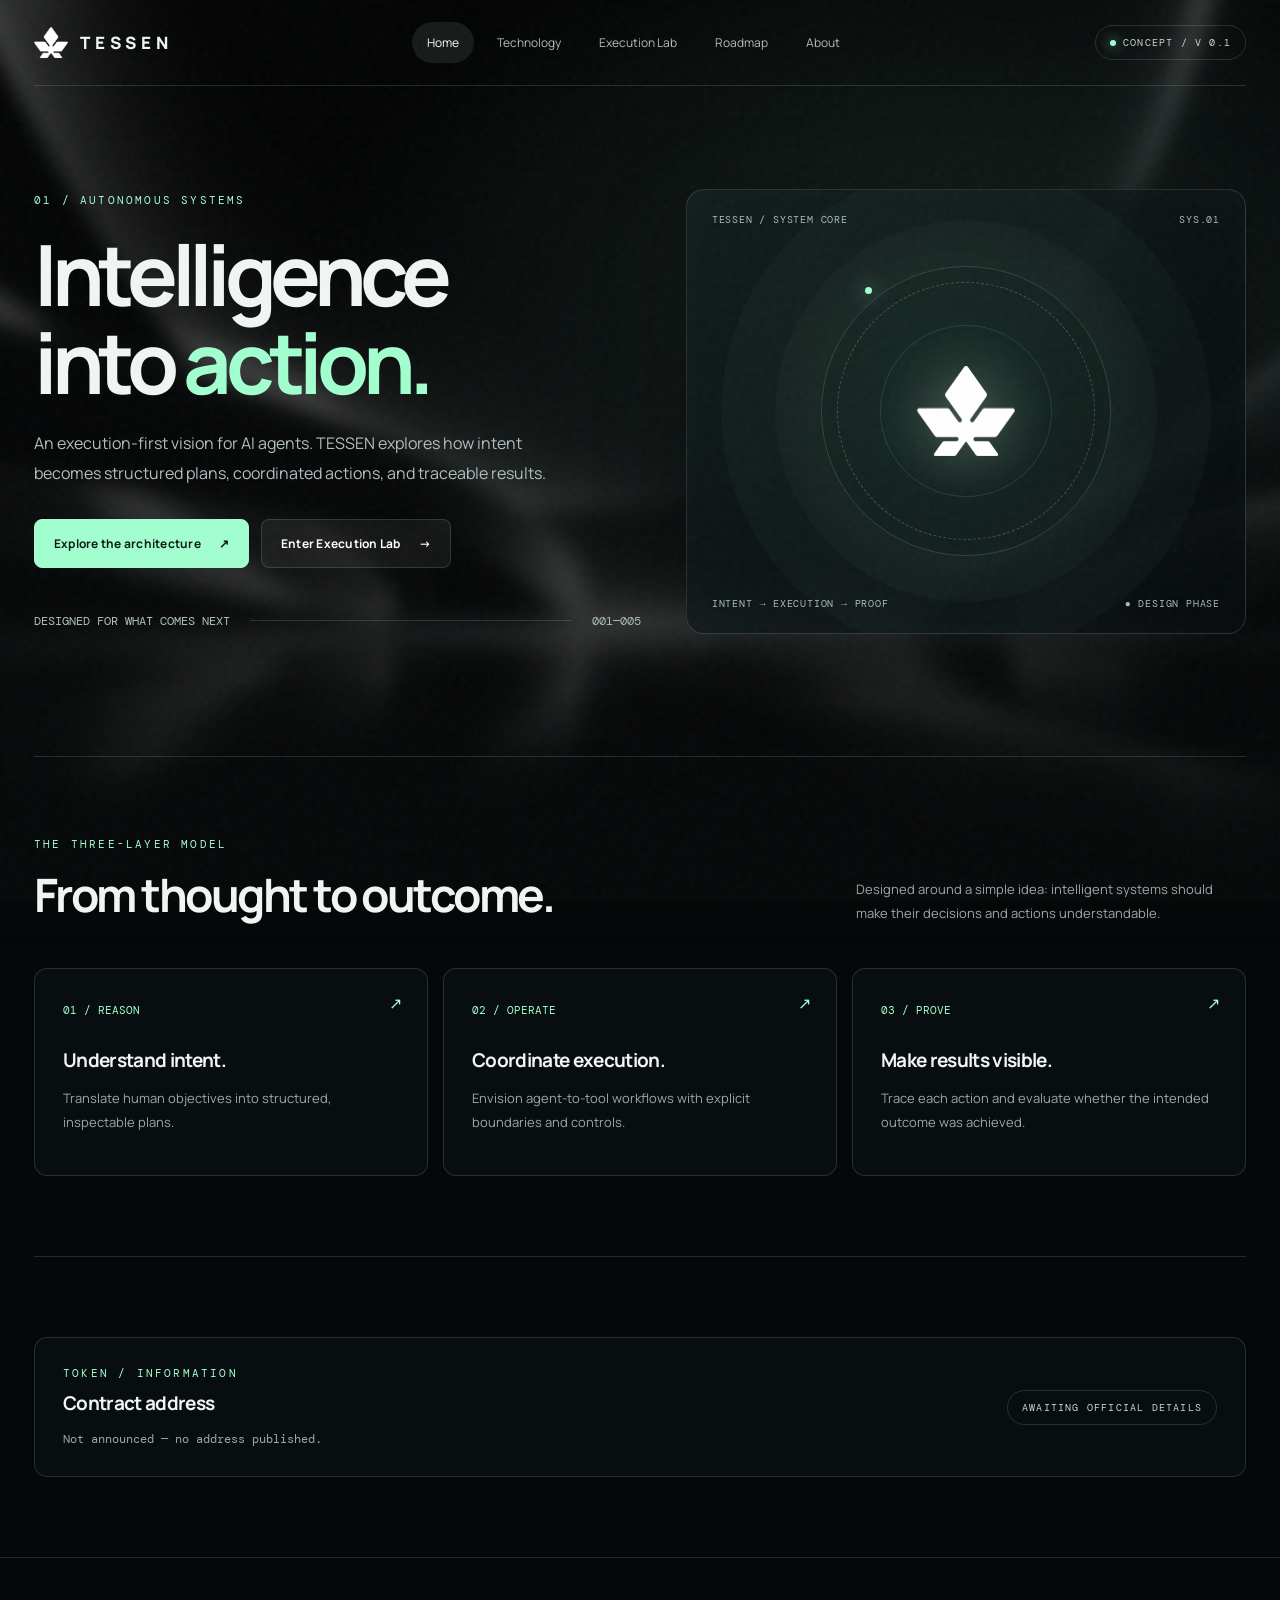
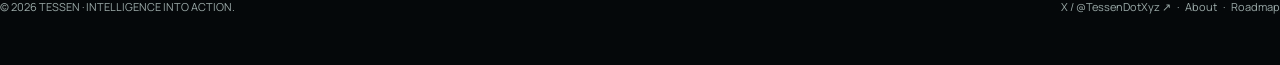
<file: index.html>
<!doctype html><html lang="en"><head><meta charset="utf-8"><meta name="viewport" content="width=device-width,initial-scale=1"><meta name="theme-color" content="#05080a"><meta name="description" content="TESSEN — Autonomous Execution Infrastructure. Intelligence Into Action."><title>Home | TESSEN</title><link rel="icon" href="assets/tessen-symbol.png"><link rel="stylesheet" href="assets/style.css"></head><body><div class="ambient" aria-hidden="true"></div><div class="noise" aria-hidden="true"></div><header class="shell"><div class="topbar"><a href="index.html" class="brand"><img src="assets/tessen-symbol.png" alt="TESSEN symbol">TESSEN</a><nav class="nav" id="nav" aria-label="Main navigation"><a href="index.html" class="active" aria-current="page">Home</a><a href="technology.html" class="" >Technology</a><a href="lab.html" class="" >Execution Lab</a><a href="roadmap.html" class="" >Roadmap</a><a href="about.html" class="" >About</a></nav><div class="topright"><span class="status"><span class="dot"></span>CONCEPT / V 0.1</span><button class="menu" aria-label="Toggle navigation" aria-controls="nav" aria-expanded="false">☰</button></div></div></header><main class="shell"><section class="hero"><div><div class="eyebrow">01 / AUTONOMOUS SYSTEMS</div><h1>Intelligence<br>into <em>action.</em></h1><p class="lead">An execution-first vision for AI agents. TESSEN explores how intent becomes structured plans, coordinated actions, and traceable results.</p><div class="actions"><a class="btn primary" href="technology.html">Explore the architecture <span>↗</span></a><a class="btn" href="lab.html">Enter Execution Lab <span>→</span></a></div><div class="bigline">DESIGNED FOR WHAT COMES NEXT <span></span> 001—005</div></div><div class="heroVisual" aria-label="TESSEN abstract orbital interface"><div class="corner tl">TESSEN / SYSTEM CORE</div><div class="corner tr">SYS.01</div><div class="orb"><img src="assets/tessen-symbol.png" alt="TESSEN"></div><div class="orbitPoint"></div><div class="corner bl">INTENT → EXECUTION → PROOF</div><div class="corner br">● DESIGN PHASE</div></div></section><section class="section"><div class="sectionHead"><div><div class="eyebrow">THE THREE-LAYER MODEL</div><h2>From thought to outcome.</h2></div><p>Designed around a simple idea: intelligent systems should make their decisions and actions understandable.</p></div><div class="grid3"><a href="technology.html" class="panel"><span class="num">01 / REASON</span><span class="arrow">↗</span><h3>Understand intent.</h3><p>Translate human objectives into structured, inspectable plans.</p></a><a href="technology.html" class="panel"><span class="num">02 / OPERATE</span><span class="arrow">↗</span><h3>Coordinate execution.</h3><p>Envision agent-to-tool workflows with explicit boundaries and controls.</p></a><a href="technology.html" class="panel"><span class="num">03 / PROVE</span><span class="arrow">↗</span><h3>Make results visible.</h3><p>Trace each action and evaluate whether the intended outcome was achieved.</p></a></div></section><section class="section"><div class="panel caStrip"><div><div class="eyebrow">TOKEN / INFORMATION</div><h3 style="margin:10px 0">Contract address</h3><code>Not announced — no address published.</code></div><span class="status">AWAITING OFFICIAL DETAILS</span></div></section></main><footer class="shell footer"><p>© 2026 TESSEN · INTELLIGENCE INTO ACTION.</p><p><a href="https://x.com/TessenDotXyz" target="_blank" rel="noopener noreferrer">X / @TessenDotXyz ↗</a> &nbsp; · &nbsp; <a href="about.html">About</a> &nbsp; · &nbsp; <a href="roadmap.html">Roadmap</a></p></footer><script src="assets/app.js" defer></script></body></html>
</file>
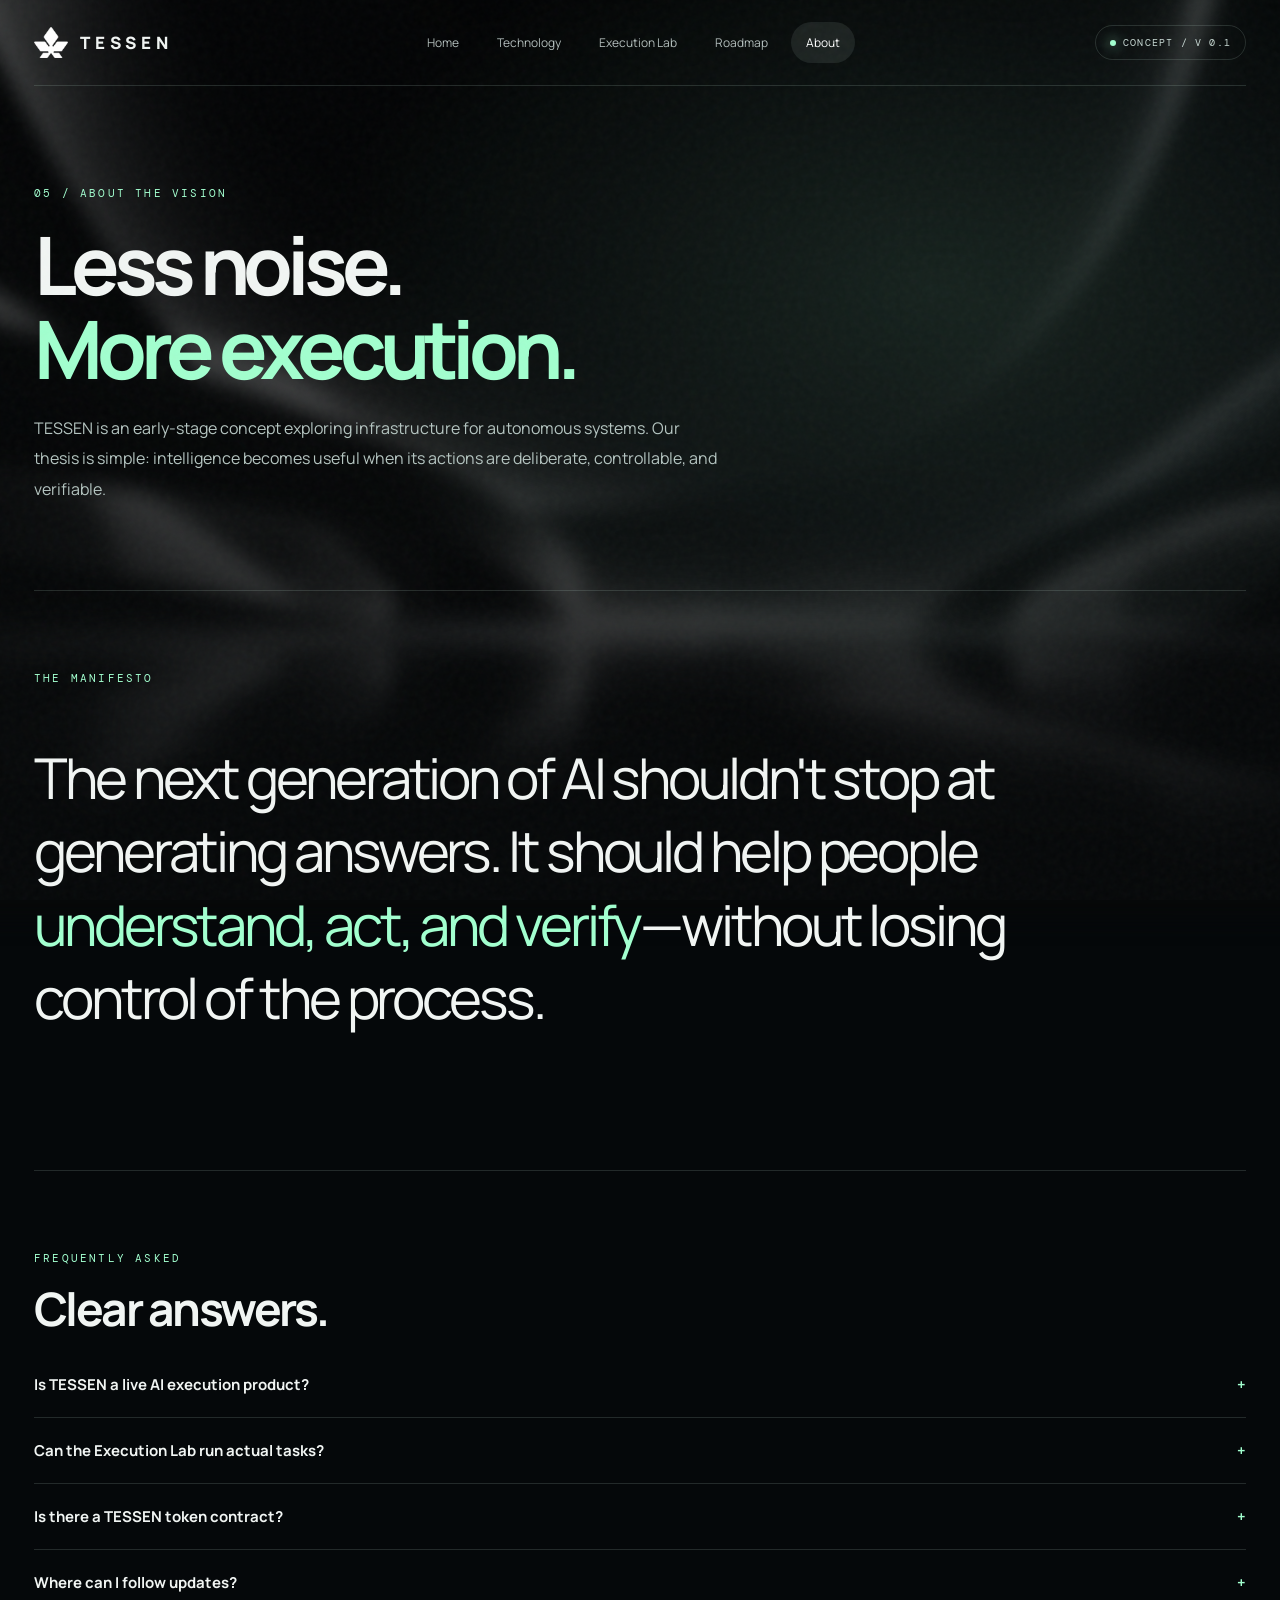
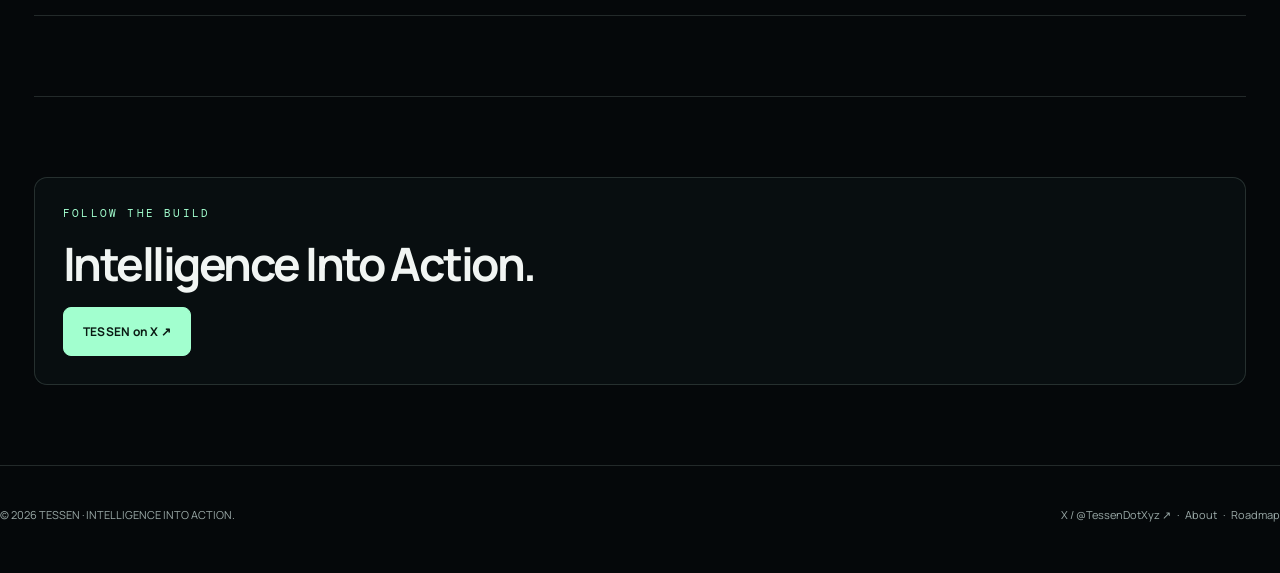
<file: about.html>
<!doctype html><html lang="en"><head><meta charset="utf-8"><meta name="viewport" content="width=device-width,initial-scale=1"><meta name="theme-color" content="#05080a"><meta name="description" content="TESSEN — Autonomous Execution Infrastructure. Intelligence Into Action."><title>About | TESSEN</title><link rel="icon" href="assets/tessen-symbol.png"><link rel="stylesheet" href="assets/style.css"></head><body><div class="ambient" aria-hidden="true"></div><div class="noise" aria-hidden="true"></div><header class="shell"><div class="topbar"><a href="index.html" class="brand"><img src="assets/tessen-symbol.png" alt="TESSEN symbol">TESSEN</a><nav class="nav" id="nav" aria-label="Main navigation"><a href="index.html" class="" >Home</a><a href="technology.html" class="" >Technology</a><a href="lab.html" class="" >Execution Lab</a><a href="roadmap.html" class="" >Roadmap</a><a href="about.html" class="active" aria-current="page">About</a></nav><div class="topright"><span class="status"><span class="dot"></span>CONCEPT / V 0.1</span><button class="menu" aria-label="Toggle navigation" aria-controls="nav" aria-expanded="false">☰</button></div></div></header><main class="shell"><section class="pagehero"><div class="eyebrow">05 / ABOUT THE VISION</div><h1>Less noise.<br><em>More execution.</em></h1><p>TESSEN is an early-stage concept exploring infrastructure for autonomous systems. Our thesis is simple: intelligence becomes useful when its actions are deliberate, controllable, and verifiable.</p></section><section class="section"><div class="eyebrow">THE MANIFESTO</div><p class="manifesto">The next generation of AI shouldn't stop at generating answers. It should help people <span>understand, act, and verify</span>—without losing control of the process.</p></section><section class="section faq"><div class="eyebrow">FREQUENTLY ASKED</div><h2>Clear answers.</h2><details><summary>Is TESSEN a live AI execution product?</summary><p>No. This site currently presents a concept and an interactive local simulation. Real AI execution and integrations have not been established here.</p></details><details><summary>Can the Execution Lab run actual tasks?</summary><p>Not yet. It illustrates the stages of a proposed workflow and does not connect to any external service.</p></details><details><summary>Is there a TESSEN token contract?</summary><p>No official contract address has been supplied for this website. Never trust an address that is not independently confirmed through official channels.</p></details><details><summary>Where can I follow updates?</summary><p>Follow <a href="https://x.com/TessenDotXyz" target="_blank" rel="noopener noreferrer" style="color:var(--mint)">@TessenDotXyz</a> on X for project communications.</p></details></section><section class="section"><div class="panel"><div class="eyebrow">FOLLOW THE BUILD</div><h2>Intelligence Into Action.</h2><a class="btn primary" href="https://x.com/TessenDotXyz" target="_blank" rel="noopener noreferrer">TESSEN on X ↗</a></div></section></main><footer class="shell footer"><p>© 2026 TESSEN · INTELLIGENCE INTO ACTION.</p><p><a href="https://x.com/TessenDotXyz" target="_blank" rel="noopener noreferrer">X / @TessenDotXyz ↗</a> &nbsp; · &nbsp; <a href="about.html">About</a> &nbsp; · &nbsp; <a href="roadmap.html">Roadmap</a></p></footer><script src="assets/app.js" defer></script></body></html>
</file>
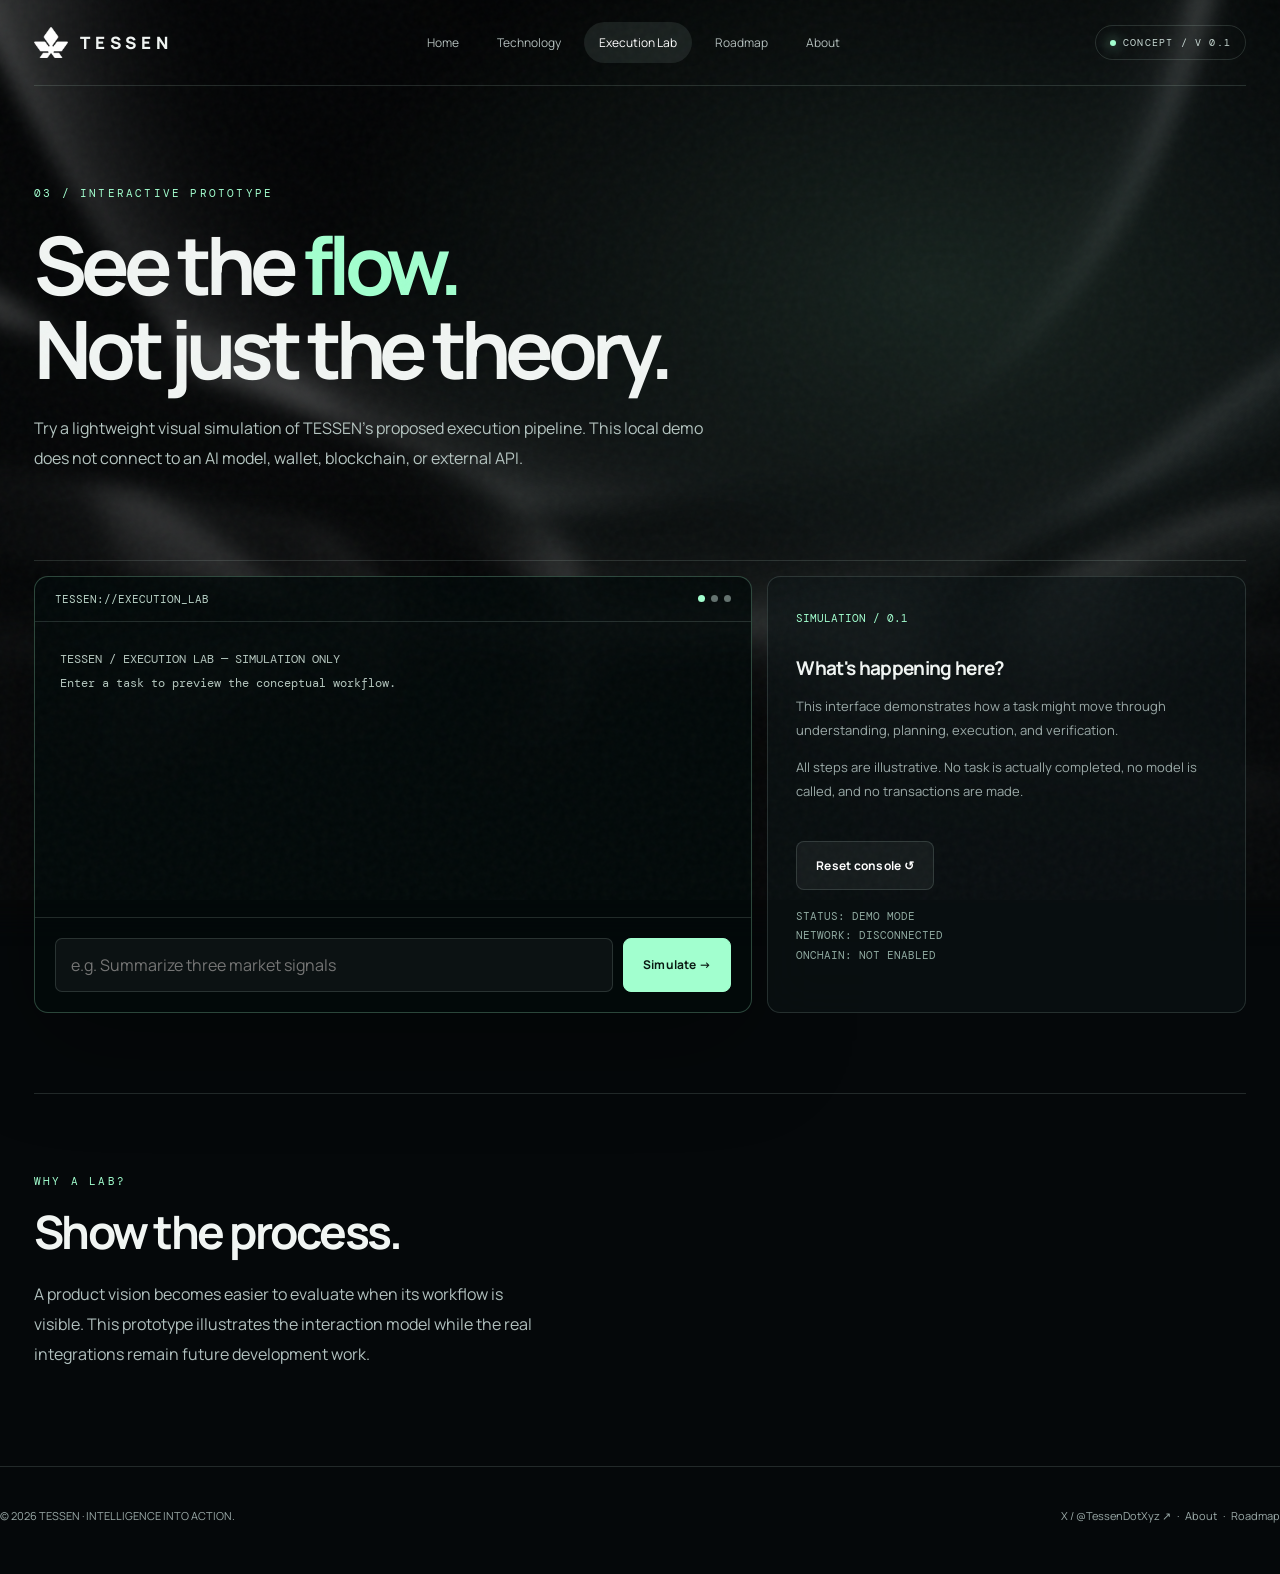
<file: lab.html>
<!doctype html><html lang="en"><head><meta charset="utf-8"><meta name="viewport" content="width=device-width,initial-scale=1"><meta name="theme-color" content="#05080a"><meta name="description" content="TESSEN — Autonomous Execution Infrastructure. Intelligence Into Action."><title>Execution Lab | TESSEN</title><link rel="icon" href="assets/tessen-symbol.png"><link rel="stylesheet" href="assets/style.css"></head><body><div class="ambient" aria-hidden="true"></div><div class="noise" aria-hidden="true"></div><header class="shell"><div class="topbar"><a href="index.html" class="brand"><img src="assets/tessen-symbol.png" alt="TESSEN symbol">TESSEN</a><nav class="nav" id="nav" aria-label="Main navigation"><a href="index.html" class="" >Home</a><a href="technology.html" class="" >Technology</a><a href="lab.html" class="active" aria-current="page">Execution Lab</a><a href="roadmap.html" class="" >Roadmap</a><a href="about.html" class="" >About</a></nav><div class="topright"><span class="status"><span class="dot"></span>CONCEPT / V 0.1</span><button class="menu" aria-label="Toggle navigation" aria-controls="nav" aria-expanded="false">☰</button></div></div></header><main class="shell"><section class="pagehero"><div class="eyebrow">03 / INTERACTIVE PROTOTYPE</div><h1>See the <em>flow.</em><br>Not just the theory.</h1><p>Try a lightweight visual simulation of TESSEN's proposed execution pipeline. This local demo does not connect to an AI model, wallet, blockchain, or external API.</p></section><section class="section" style="padding-top:15px"><div class="grid2" style="grid-template-columns:1.2fr .8fr"><div class="terminal"><div class="termhead"><span>TESSEN://EXECUTION_LAB</span><div class="lights"><i></i><i></i><i></i></div></div><div class="termBody" id="log" aria-live="polite"><div>TESSEN / EXECUTION LAB — SIMULATION ONLY</div><div>Enter a task to preview the conceptual workflow.</div></div><div class="termForm"><input id="intent" aria-label="Task to simulate" maxlength="180" placeholder="e.g. Summarize three market signals"><button id="run" class="btn primary">Simulate →</button></div></div><div class="panel"><span class="num">SIMULATION / 0.1</span><h3>What's happening here?</h3><p>This interface demonstrates how a task might move through understanding, planning, execution, and verification.</p><p>All steps are illustrative. No task is actually completed, no model is called, and no transactions are made.</p><button class="btn" id="reset" style="margin-top:25px">Reset console ↺</button><div class="smallNote">STATUS: DEMO MODE<br>NETWORK: DISCONNECTED<br>ONCHAIN: NOT ENABLED</div></div></div></section><section class="section"><div class="eyebrow">WHY A LAB?</div><h2>Show the process.</h2><p class="lead">A product vision becomes easier to evaluate when its workflow is visible. This prototype illustrates the interaction model while the real integrations remain future development work.</p></section></main><footer class="shell footer"><p>© 2026 TESSEN · INTELLIGENCE INTO ACTION.</p><p><a href="https://x.com/TessenDotXyz" target="_blank" rel="noopener noreferrer">X / @TessenDotXyz ↗</a> &nbsp; · &nbsp; <a href="about.html">About</a> &nbsp; · &nbsp; <a href="roadmap.html">Roadmap</a></p></footer><script src="assets/app.js" defer></script></body></html>
</file>
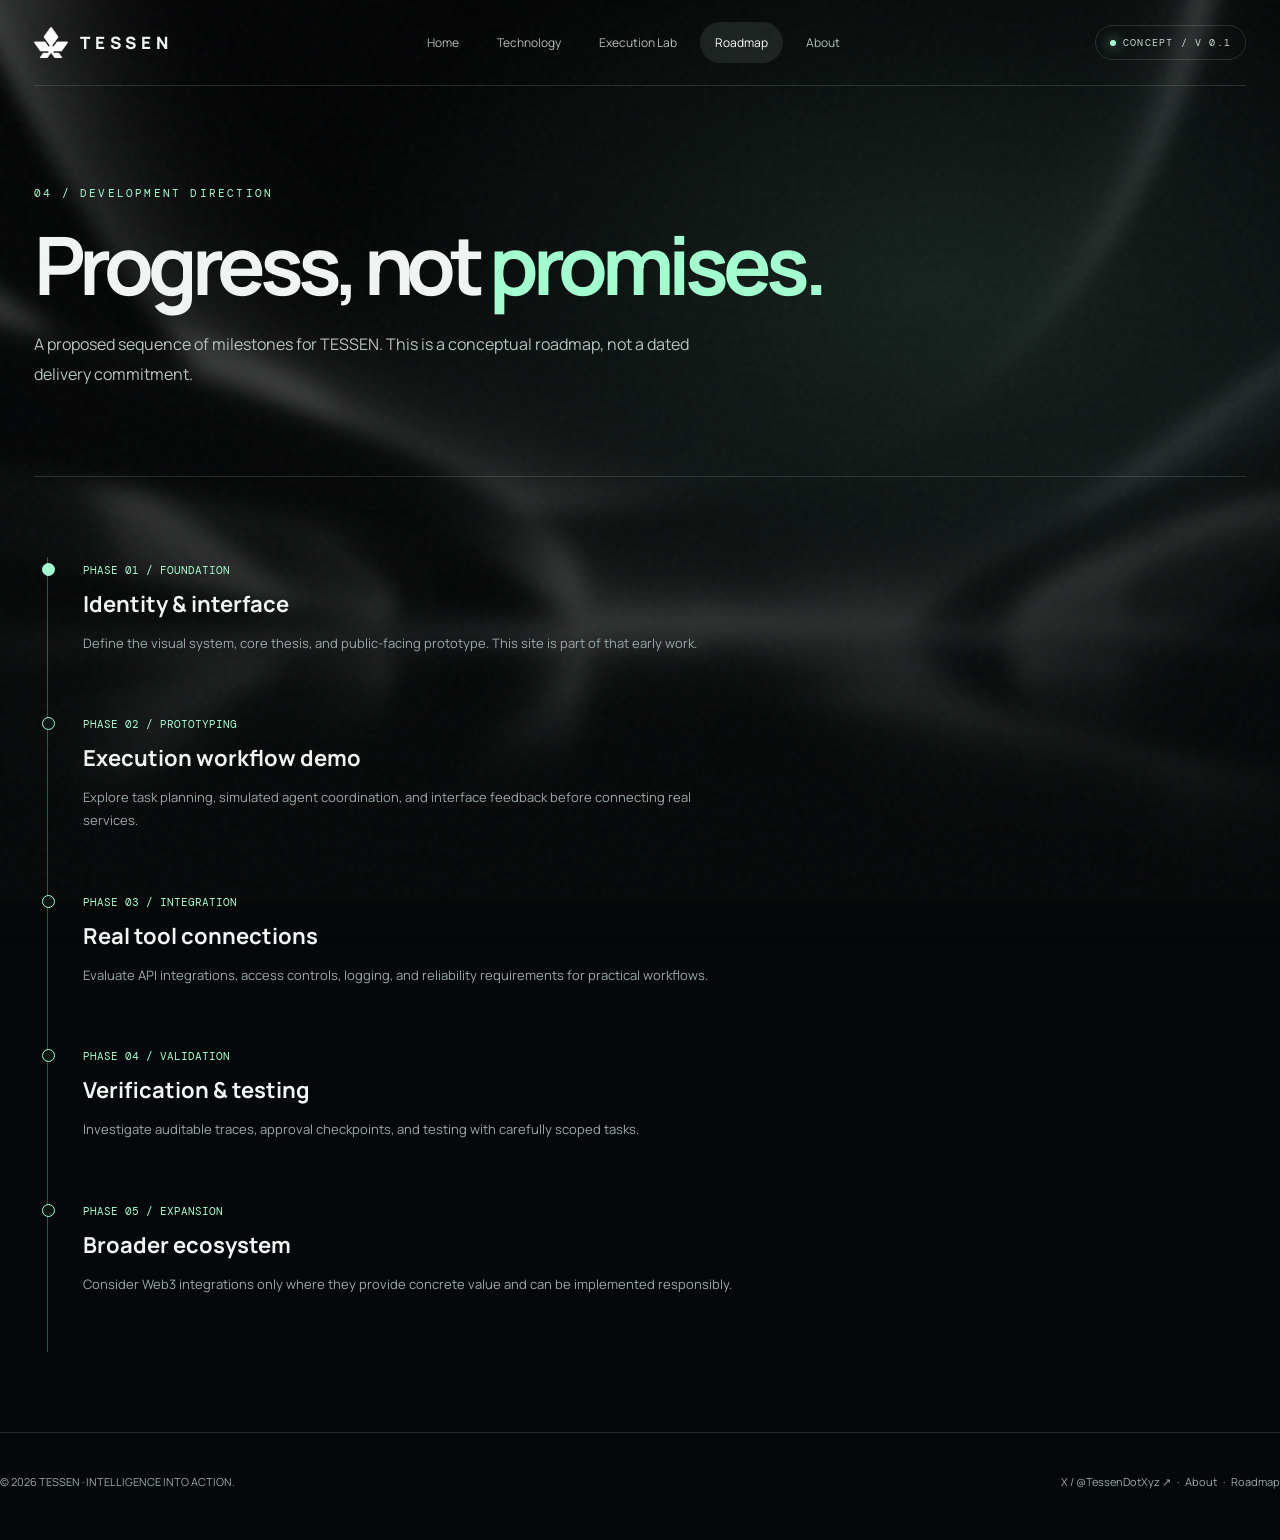
<file: roadmap.html>
<!doctype html><html lang="en"><head><meta charset="utf-8"><meta name="viewport" content="width=device-width,initial-scale=1"><meta name="theme-color" content="#05080a"><meta name="description" content="TESSEN — Autonomous Execution Infrastructure. Intelligence Into Action."><title>Roadmap | TESSEN</title><link rel="icon" href="assets/tessen-symbol.png"><link rel="stylesheet" href="assets/style.css"></head><body><div class="ambient" aria-hidden="true"></div><div class="noise" aria-hidden="true"></div><header class="shell"><div class="topbar"><a href="index.html" class="brand"><img src="assets/tessen-symbol.png" alt="TESSEN symbol">TESSEN</a><nav class="nav" id="nav" aria-label="Main navigation"><a href="index.html" class="" >Home</a><a href="technology.html" class="" >Technology</a><a href="lab.html" class="" >Execution Lab</a><a href="roadmap.html" class="active" aria-current="page">Roadmap</a><a href="about.html" class="" >About</a></nav><div class="topright"><span class="status"><span class="dot"></span>CONCEPT / V 0.1</span><button class="menu" aria-label="Toggle navigation" aria-controls="nav" aria-expanded="false">☰</button></div></div></header><main class="shell"><section class="pagehero"><div class="eyebrow">04 / DEVELOPMENT DIRECTION</div><h1>Progress, not <em>promises.</em></h1><p>A proposed sequence of milestones for TESSEN. This is a conceptual roadmap, not a dated delivery commitment.</p></section><section class="section"><div class="timeline"><div class="milestone"><span class="stage">PHASE 01 / FOUNDATION</span><h3>Identity & interface</h3><p>Define the visual system, core thesis, and public-facing prototype. This site is part of that early work.</p></div><div class="milestone"><span class="stage">PHASE 02 / PROTOTYPING</span><h3>Execution workflow demo</h3><p>Explore task planning, simulated agent coordination, and interface feedback before connecting real services.</p></div><div class="milestone"><span class="stage">PHASE 03 / INTEGRATION</span><h3>Real tool connections</h3><p>Evaluate API integrations, access controls, logging, and reliability requirements for practical workflows.</p></div><div class="milestone"><span class="stage">PHASE 04 / VALIDATION</span><h3>Verification & testing</h3><p>Investigate auditable traces, approval checkpoints, and testing with carefully scoped tasks.</p></div><div class="milestone"><span class="stage">PHASE 05 / EXPANSION</span><h3>Broader ecosystem</h3><p>Consider Web3 integrations only where they provide concrete value and can be implemented responsibly.</p></div></div></section></main><footer class="shell footer"><p>© 2026 TESSEN · INTELLIGENCE INTO ACTION.</p><p><a href="https://x.com/TessenDotXyz" target="_blank" rel="noopener noreferrer">X / @TessenDotXyz ↗</a> &nbsp; · &nbsp; <a href="about.html">About</a> &nbsp; · &nbsp; <a href="roadmap.html">Roadmap</a></p></footer><script src="assets/app.js" defer></script></body></html>
</file>
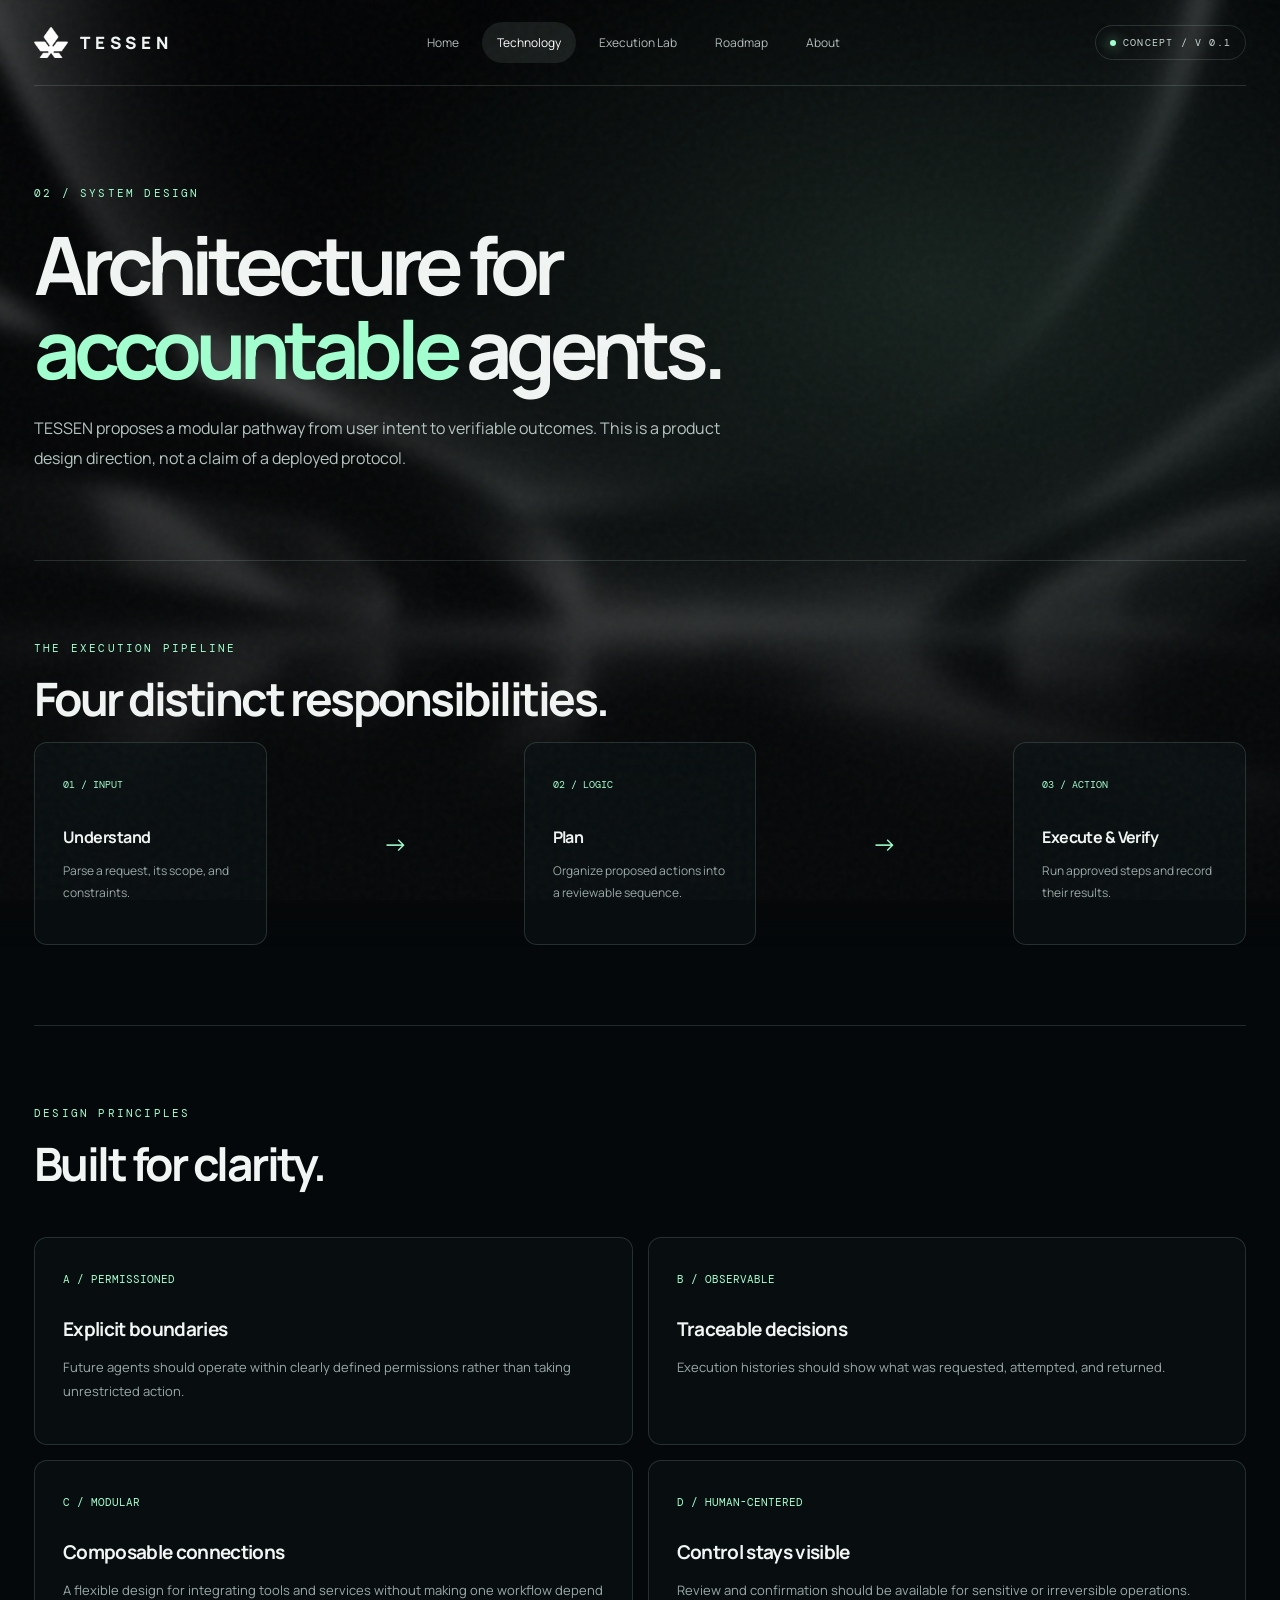
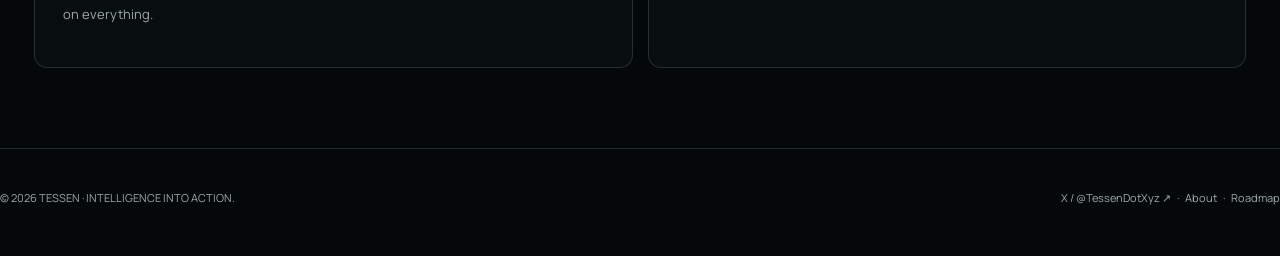
<file: technology.html>
<!doctype html><html lang="en"><head><meta charset="utf-8"><meta name="viewport" content="width=device-width,initial-scale=1"><meta name="theme-color" content="#05080a"><meta name="description" content="TESSEN — Autonomous Execution Infrastructure. Intelligence Into Action."><title>Technology | TESSEN</title><link rel="icon" href="assets/tessen-symbol.png"><link rel="stylesheet" href="assets/style.css"></head><body><div class="ambient" aria-hidden="true"></div><div class="noise" aria-hidden="true"></div><header class="shell"><div class="topbar"><a href="index.html" class="brand"><img src="assets/tessen-symbol.png" alt="TESSEN symbol">TESSEN</a><nav class="nav" id="nav" aria-label="Main navigation"><a href="index.html" class="" >Home</a><a href="technology.html" class="active" aria-current="page">Technology</a><a href="lab.html" class="" >Execution Lab</a><a href="roadmap.html" class="" >Roadmap</a><a href="about.html" class="" >About</a></nav><div class="topright"><span class="status"><span class="dot"></span>CONCEPT / V 0.1</span><button class="menu" aria-label="Toggle navigation" aria-controls="nav" aria-expanded="false">☰</button></div></div></header><main class="shell"><section class="pagehero"><div class="eyebrow">02 / SYSTEM DESIGN</div><h1>Architecture for<br><em>accountable</em> agents.</h1><p>TESSEN proposes a modular pathway from user intent to verifiable outcomes. This is a product design direction, not a claim of a deployed protocol.</p></section><section class="section"><div class="eyebrow">THE EXECUTION PIPELINE</div><h2>Four distinct responsibilities.</h2><div class="techflow"><div class="panel step"><span class="stepNum">01 / INPUT</span><h3>Understand</h3><p>Parse a request, its scope, and constraints.</p></div><div class="step connector">→</div><div class="panel step"><span class="stepNum">02 / LOGIC</span><h3>Plan</h3><p>Organize proposed actions into a reviewable sequence.</p></div><div class="step connector">→</div><div class="panel step"><span class="stepNum">03 / ACTION</span><h3>Execute & Verify</h3><p>Run approved steps and record their results.</p></div></div></section><section class="section"><div class="sectionHead"><div><div class="eyebrow">DESIGN PRINCIPLES</div><h2>Built for clarity.</h2></div></div><div class="grid2"><div class="panel"><span class="num">A / PERMISSIONED</span><h3>Explicit boundaries</h3><p>Future agents should operate within clearly defined permissions rather than taking unrestricted action.</p></div><div class="panel"><span class="num">B / OBSERVABLE</span><h3>Traceable decisions</h3><p>Execution histories should show what was requested, attempted, and returned.</p></div><div class="panel"><span class="num">C / MODULAR</span><h3>Composable connections</h3><p>A flexible design for integrating tools and services without making one workflow depend on everything.</p></div><div class="panel"><span class="num">D / HUMAN-CENTERED</span><h3>Control stays visible</h3><p>Review and confirmation should be available for sensitive or irreversible operations.</p></div></div></section></main><footer class="shell footer"><p>© 2026 TESSEN · INTELLIGENCE INTO ACTION.</p><p><a href="https://x.com/TessenDotXyz" target="_blank" rel="noopener noreferrer">X / @TessenDotXyz ↗</a> &nbsp; · &nbsp; <a href="about.html">About</a> &nbsp; · &nbsp; <a href="roadmap.html">Roadmap</a></p></footer><script src="assets/app.js" defer></script></body></html>
</file>
<file: assets/style.css>
@import url('https://fonts.googleapis.com/css2?family=DM+Mono:wght@400;500&family=Manrope:wght@400;500;600;700;800&display=swap');
:root{--bg:#05080a;--text:#f1f5f3;--muted:#9baaa8;--mint:#a2ffcf;--line:rgba(220,255,242,.14);--panel:rgba(11,19,20,.66)}*{box-sizing:border-box}html{scroll-behavior:smooth}body{margin:0;background:var(--bg);color:var(--text);font-family:Manrope,Arial,sans-serif;min-height:100vh}a{color:inherit;text-decoration:none}button,input{font:inherit}button{cursor:pointer}.ambient{position:fixed;inset:0;z-index:-2;background:linear-gradient(90deg,rgba(3,7,9,.62),rgba(3,7,9,.34),rgba(3,7,9,.7)),url('environment.webp') center center/cover no-repeat;filter:blur(10px) saturate(.65);transform:scale(1.045)}.ambient:after{content:'';position:absolute;inset:0;background:radial-gradient(ellipse at 72% 33%,rgba(125,255,200,.12),transparent 45%),linear-gradient(180deg,rgba(0,0,0,.05),#05080a 97%)}.noise{pointer-events:none;position:fixed;inset:0;z-index:20;opacity:.12;background-image:url("data:image/svg+xml,%3Csvg viewBox='0 0 160 160' xmlns='http://www.w3.org/2000/svg'%3E%3Cfilter id='n'%3E%3CfeTurbulence type='fractalNoise' baseFrequency='.9' numOctaves='3' stitchTiles='stitch'/%3E%3C/filter%3E%3Crect width='100%25' height='100%25' filter='url(%23n)' opacity='.28'/%3E%3C/svg%3E")}.shell{max-width:1320px;margin:auto;padding:0 34px}.topbar{height:86px;display:flex;align-items:center;justify-content:space-between;border-bottom:1px solid var(--line);gap:24px}.brand{display:flex;align-items:center;gap:12px;font-weight:800;letter-spacing:.28em;font-size:17px}.brand img{height:34px;width:34px;object-fit:contain}.nav{display:flex;gap:8px;align-items:center}.nav a{font-size:12px;color:#b2bdbb;padding:12px 15px;border-radius:22px;transition:.2s}.nav a:hover,.nav a.active{background:rgba(220,255,243,.09);color:white}.topright{display:flex;align-items:center;gap:10px}.status{font:10px 'DM Mono',monospace;letter-spacing:.12em;border:1px solid var(--line);border-radius:30px;padding:10px 14px;color:#c7d8d3;white-space:nowrap}.dot{display:inline-block;width:6px;height:6px;background:var(--mint);border-radius:50%;box-shadow:0 0 13px var(--mint);margin-right:7px}.menu{display:none;background:none;color:white;border:1px solid var(--line);border-radius:9px;padding:8px 11px}.eyebrow{font:11px 'DM Mono',monospace;letter-spacing:.2em;color:var(--mint);text-transform:uppercase}.hero{min-height:670px;display:grid;grid-template-columns:1.04fr .96fr;align-items:center;gap:45px;padding-top:65px;padding-bottom:85px}.hero h1,.pagehero h1{font-size:clamp(48px,6.6vw,96px);line-height:1.04;letter-spacing:-.075em;margin:23px 0 22px;font-weight:700}.hero h1 em,.pagehero h1 em{font-style:normal;color:var(--mint)}.lead{font-size:16px;line-height:1.9;color:#b1c0be;max-width:520px}.actions{display:flex;gap:12px;flex-wrap:wrap;margin-top:30px}.btn{display:inline-flex;gap:18px;align-items:center;justify-content:center;border:1px solid var(--line);background:rgba(255,255,255,.055);color:white;border-radius:8px;padding:15px 19px;font-size:12px;font-weight:700;letter-spacing:.02em;transition:transform .2s,background .2s}.btn:hover{transform:translateY(-2px);background:rgba(255,255,255,.11)}.btn.primary{background:var(--mint);color:#0a1a13;border-color:var(--mint)}.btn.primary:hover{background:#d0ffe6}.heroVisual{position:relative;min-height:445px;border:1px solid var(--line);border-radius:18px;overflow:hidden;background:radial-gradient(circle at 50% 50%,rgba(133,255,199,.13),transparent 54%),linear-gradient(135deg,rgba(18,30,30,.78),rgba(5,9,12,.86));box-shadow:0 20px 90px rgba(0,0,0,.32),inset 0 0 70px rgba(255,255,255,.018)}.heroVisual:before{content:'';position:absolute;inset:0;background:linear-gradient(transparent 95%,rgba(255,255,255,.035) 96%);background-size:100% 7px;pointer-events:none}.orb{width:290px;height:290px;border:1px solid rgba(162,255,207,.2);border-radius:50%;position:absolute;top:50%;left:50%;transform:translate(-50%,-50%);box-shadow:0 0 0 46px rgba(162,255,207,.025),0 0 0 100px rgba(162,255,207,.025),inset 0 0 80px rgba(162,255,207,.06);animation:breathe 7s ease-in-out infinite}.orb:before,.orb:after{content:'';position:absolute;inset:15px;border:1px dashed rgba(162,255,207,.26);border-radius:50%;animation:spin 45s linear infinite}.orb:after{inset:58px;border-style:solid;opacity:.5;animation-direction:reverse}.orb img{position:absolute;width:98px;height:98px;object-fit:contain;top:50%;left:50%;transform:translate(-50%,-50%);filter:drop-shadow(0 0 26px rgba(255,255,255,.23))}.corner{position:absolute;font:10px 'DM Mono',monospace;letter-spacing:.08em;color:#a8bdb8}.corner.tl{top:23px;left:25px}.corner.tr{top:23px;right:25px}.corner.bl{bottom:23px;left:25px}.corner.br{bottom:23px;right:25px}.orbitPoint{position:absolute;width:7px;height:7px;background:var(--mint);border-radius:50%;box-shadow:0 0 20px var(--mint);top:22%;left:32%}.section{padding:80px 0;border-top:1px solid var(--line)}.sectionHead{display:flex;align-items:end;justify-content:space-between;gap:20px;margin-bottom:30px}.section h2{font-size:clamp(27px,3.6vw,47px);letter-spacing:-.055em;margin:12px 0}.sectionHead p{max-width:390px;font-size:13px;color:var(--muted);line-height:1.8}.grid3{display:grid;grid-template-columns:repeat(3,1fr);gap:15px}.grid2{display:grid;grid-template-columns:repeat(2,1fr);gap:15px}.panel{border:1px solid var(--line);border-radius:13px;background:var(--panel);backdrop-filter:blur(24px);padding:28px;position:relative;overflow:hidden}.panel:hover{border-color:rgba(162,255,207,.32)}.panel .num{font:11px 'DM Mono',monospace;color:var(--mint)}.panel h3{font-size:19px;letter-spacing:-.035em;margin:28px 0 12px}.panel p,.panel li{color:var(--muted);font-size:13px;line-height:1.85}.arrow{position:absolute;right:25px;top:23px;color:var(--mint)}.bigline{display:flex;align-items:center;gap:20px;font:12px 'DM Mono',monospace;color:#adc2ba;margin-top:45px}.bigline span{height:1px;background:var(--line);flex:1}.footer{border-top:1px solid var(--line);padding:30px 0 40px;display:flex;justify-content:space-between;gap:15px;flex-wrap:wrap;color:var(--muted);font-size:11px}.footer a:hover{color:var(--mint)}.pagehero{padding:100px 0 70px;max-width:920px}.pagehero h1{font-size:clamp(48px,6.3vw,84px)}.pagehero p{font-size:16px;color:#b5c5c1;line-height:1.9;max-width:690px}.techflow{display:grid;grid-template-columns:repeat(5,1fr);gap:12px;align-items:stretch}.step{min-height:180px}.step .stepNum{font:10px 'DM Mono',monospace;color:var(--mint)}.step h3{font-size:16px;margin:33px 0 10px}.step p{font-size:12px}.step.connector{display:flex;align-items:center;justify-content:center;min-height:0;color:var(--mint);font-size:25px;border:none;background:transparent;padding:0}.metrics{display:grid;grid-template-columns:repeat(3,1fr);gap:15px}.metric strong{font-size:33px;letter-spacing:-.06em}.metric p{font-size:12px}.terminal{background:rgba(3,10,10,.88);border:1px solid rgba(162,255,207,.25);border-radius:14px;overflow:hidden;box-shadow:0 30px 100px rgba(0,0,0,.35)}.termhead{padding:15px 20px;border-bottom:1px solid var(--line);display:flex;justify-content:space-between;align-items:center;font:11px 'DM Mono',monospace;color:#b9d3c7}.lights{display:flex;gap:6px}.lights i{width:7px;height:7px;background:#63716e;border-radius:50%}.lights i:first-child{background:var(--mint)}.termBody{padding:25px;min-height:295px;font:12px/2 'DM Mono',monospace;color:#b4c6be;white-space:pre-wrap;overflow-wrap:anywhere}.termBody .ok{color:var(--mint)}.termForm{padding:20px;border-top:1px solid var(--line);display:flex;gap:10px}.termForm input{background:rgba(255,255,255,.045);border:1px solid var(--line);border-radius:7px;padding:15px;color:white;flex:1;min-width:0;outline:none}.termForm input:focus{border-color:var(--mint)}.termForm button{white-space:nowrap}.smallNote{font:11px/1.8 'DM Mono',monospace;color:#8fa9a0;margin-top:17px}.timeline{border-left:1px solid rgba(162,255,207,.3);margin-left:13px}.milestone{position:relative;padding:0 0 43px 35px}.milestone:before{content:'';position:absolute;left:-6px;top:6px;width:11px;height:11px;border:1px solid var(--mint);border-radius:50%;background:#0a1513}.milestone:first-child:before{background:var(--mint)}.milestone .stage{font:11px 'DM Mono',monospace;color:var(--mint)}.milestone h3{margin:10px 0;font-size:22px}.milestone p{max-width:660px;color:var(--muted);line-height:1.8;font-size:13px}.faq details{border-bottom:1px solid var(--line);padding:22px 0}.faq summary{cursor:pointer;font-size:15px;font-weight:700;list-style:none}.faq summary:after{content:'+';float:right;color:var(--mint)}.faq details[open] summary:after{content:'−'}.faq p{color:var(--muted);font-size:13px;line-height:1.9;max-width:780px}.manifesto{font-size:clamp(28px,4.4vw,60px);letter-spacing:-.055em;line-height:1.3;max-width:980px}.manifesto span{color:var(--mint)}.caStrip{display:flex;justify-content:space-between;gap:20px;align-items:center;flex-wrap:wrap}.caStrip code{font:12px 'DM Mono',monospace;color:var(--muted)}@keyframes spin{to{transform:rotate(360deg)}}@keyframes breathe{50%{box-shadow:0 0 0 52px rgba(162,255,207,.04),0 0 0 104px rgba(162,255,207,.015),inset 0 0 90px rgba(162,255,207,.12)}}@media(max-width:920px){.nav{display:none;position:absolute;top:75px;left:20px;right:20px;z-index:10;flex-direction:column;background:#0a1011;border:1px solid var(--line);padding:12px;border-radius:13px;align-items:stretch}.nav.open{display:flex}.menu{display:block}.status{display:none}.hero{grid-template-columns:1fr;min-height:0;padding-top:70px}.heroVisual{min-height:390px}.grid3{grid-template-columns:1fr}.techflow{grid-template-columns:1fr}.step.connector{min-height:25px;transform:rotate(90deg)}.metrics{grid-template-columns:1fr 1fr}}@media(max-width:600px){.shell{padding:0 20px}.topbar{height:75px}.brand{font-size:14px;letter-spacing:.2em}.brand img{height:30px;width:30px}.hero{padding-top:40px;padding-bottom:50px;gap:35px}.hero h1,.pagehero h1{font-size:clamp(44px,12vw,64px)}.heroVisual{min-height:320px}.orb{width:205px;height:205px}.orb img{width:70px;height:70px}.pagehero{padding:65px 0 45px}.section{padding:60px 0}.sectionHead{display:block}.grid2,.metrics{grid-template-columns:1fr}.termForm{flex-direction:column}.footer{display:block}.footer p{margin-bottom:18px}.lead{font-size:14px}.panel{padding:22px}}@media(prefers-reduced-motion:reduce){*,*:before,*:after{animation:none!important;scroll-behavior:auto!important;transition:none!important}}
@media(max-width:850px){.section .grid2[style*="grid-template-columns"]{grid-template-columns:1fr!important}}
</file>
